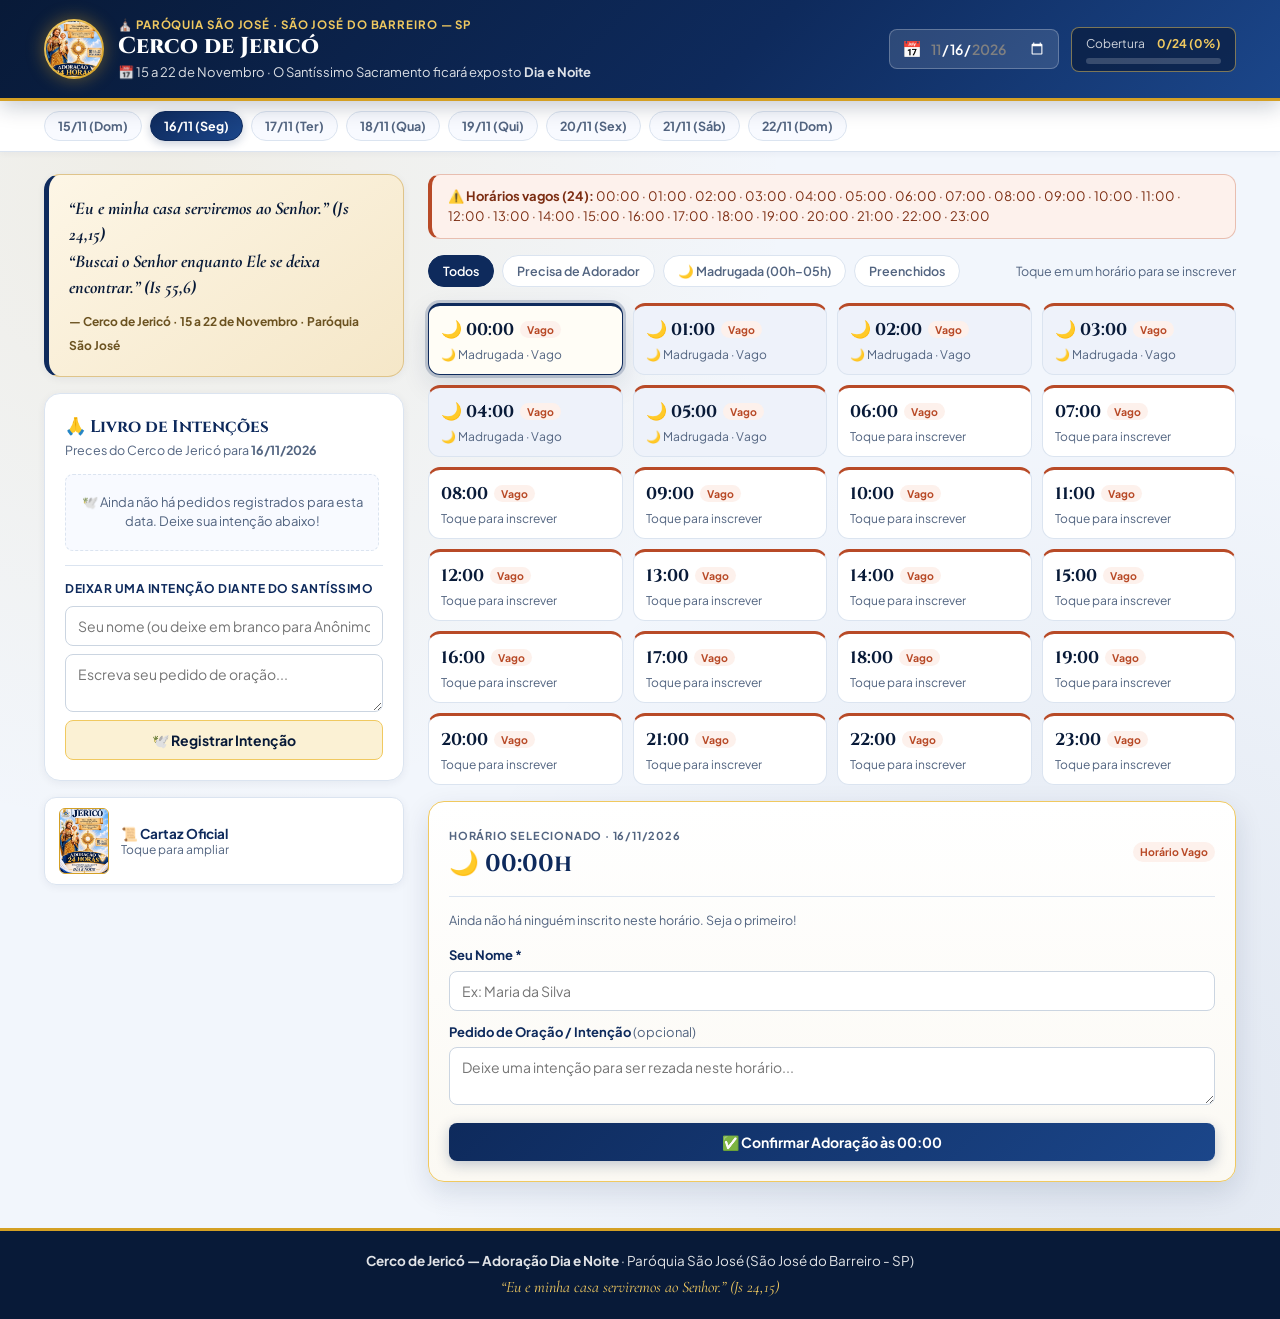
<file: index.html>
<!DOCTYPE html>
<html lang="pt-BR">

<head>
  <meta charset="UTF-8">
  <meta name="viewport" content="width=device-width, initial-scale=1.0, maximum-scale=1.0, user-scalable=no">
  <title>Cerco de Jericó · Paróquia São José (São José do Barreiro)</title>
  <meta name="description"
    content="Cerco de Jericó — Adoração ao Santíssimo Sacramento (15 a 22 de Novembro) — Paróquia São José, São José do Barreiro - SP">
  <meta name="theme-color" content="#0b224a">
  <meta name="apple-mobile-web-app-capable" content="yes">
  <meta name="apple-mobile-web-app-status-bar-style" content="black-translucent">
  <meta name="apple-mobile-web-app-title" content="Cerco de Jericó SJB">
  <link rel="apple-touch-icon" href="assets/cerco-jerico-sjb.jpg">
  <link rel="preconnect" href="https://fonts.googleapis.com">
  <link rel="preconnect" href="https://fonts.gstatic.com" crossorigin>
  <link
    href="https://fonts.googleapis.com/css2?family=Cinzel:wght@500;600;700;800&family=Cormorant+Garamond:ital,wght@0,500;0,600;0,700;1,400;1,600&family=Plus+Jakarta+Sans:wght@400;500;600;700&display=swap"
    rel="stylesheet">
  <link rel="stylesheet" href="css/sjb.css">
  <link rel="icon" href="assets/custodia2.jpg" type="image/jpeg">
</head>

<body>

  <!-- Cerco de Jericó Top Bar -->
  <header class="sjb-topbar">
    <div class="sjb-topbar-inner">
      <div class="sjb-brand">
        <div class="sjb-avatar-wrap" id="openPosterBtn" title="Clique para ver o cartaz oficial">
          <img src="assets/cerco-jerico-sjb.jpg" alt="Cartaz Cerco de Jericó - Paróquia São José" class="sjb-avatar">
        </div>
        <div class="sjb-brand-text">
          <div class="sjb-eyebrow">⛪ Paróquia São José · São José do Barreiro — SP</div>
          <h1 class="sjb-title">Cerco de Jericó</h1>
          <p class="sjb-location">📅 15 a 22 de Novembro · O Santíssimo Sacramento ficará exposto <strong>Dia e Noite</strong></p>
        </div>
      </div>

      <div class="sjb-topbar-controls">
        <div id="adminHeaderBadge" style="display: none;" class="sjb-admin-pill">🔑 Modo Administrador</div>

        <div class="sjb-date-pill">
          <label for="adoracaoDate">📅</label>
          <input type="date" id="adoracaoDate" min="2026-11-15" max="2026-11-22" aria-label="Data da Adoração">
        </div>

        <div class="sjb-coverage-pill" title="Cobertura dos horários">
          <div class="sjb-coverage-top">
            <span class="sjb-coverage-label">Cobertura</span>
            <strong id="statsCount">0/24</strong>
          </div>
          <div class="sjb-progress-track">
            <div class="sjb-progress-fill" id="progressFill"></div>
          </div>
        </div>
      </div>
    </div>

    <!-- Admin Toolbar (visible only with ?admin=true) -->
    <div class="sjb-admin-bar" id="adminActionButtons" style="display: none;">
      <button id="shareWpBtn" class="sjb-btn sjb-btn-whatsapp">📱 Enviar Escala no WhatsApp</button>
      <button id="printBtn" class="sjb-btn sjb-btn-outline-light">🖨️ Imprimir Escala</button>
      <button id="editQuoteBtn" class="sjb-btn sjb-btn-outline-light">✏️ Editar Frase</button>
      <button id="resetBtn" class="sjb-btn sjb-btn-danger-outline">🔄 Restaurar Horários</button>
    </div>
  </header>

  <!-- Quick 8-Day Selector (15 a 22 de Novembro) -->
  <section class="sjb-days-strip" aria-label="Dias do Cerco de Jericó">
    <div class="sjb-days-inner" id="cercoDaysBar">
      <!-- Populated via JS -->
    </div>
  </section>

  <!-- Mobile Tab Switcher -->
  <nav class="sjb-mobile-tabs" aria-label="Navegação">
    <button type="button" class="sjb-tab-btn active" data-tab="schedule">🕒 Horários</button>
    <button type="button" class="sjb-tab-btn" data-tab="intentions">🙏 Livro de Intenções <span class="sjb-tab-count" id="intentionsCountBadge">0</span></button>
  </nav>

  <!-- Main 2-Column Split Workspace -->
  <main class="sjb-workspace">

    <!-- LEFT COLUMN: Parchment Verses + Poster + Live Prayer Book -->
    <aside class="sjb-sidebar sjb-panel" id="panelIntentions">

      <!-- Parchment Verses Card -->
      <section class="sjb-card sjb-quote-card">
        <div class="sjb-scroll-verses">
          <p class="sjb-quote-text" id="quoteText">“Eu e minha casa serviremos ao Senhor.” (Js 24,15)<br>“Buscai o Senhor enquanto Ele se deixa encontrar.” (Is 55,6)</p>
          <span class="sjb-quote-author" id="quoteAuthor">— Cerco de Jericó · 15 a 22 de Novembro · Paróquia São José</span>
        </div>
      </section>

      <!-- Always-Visible Prayer Book / Intentions -->
      <section class="sjb-card sjb-prayer-book">
        <div class="sjb-card-header">
          <div>
            <h2>🙏 Livro de Intenções</h2>
            <p class="sjb-muted">Preces do Cerco de Jericó para <strong id="intentionsDateLabel">hoje</strong></p>
          </div>
        </div>

        <div id="intentionsList" class="sjb-intentions-list">
          <!-- Populated dynamically via JS -->
        </div>

        <form id="addGeneralIntentionForm" class="sjb-intention-form">
          <div class="sjb-form-title">Deixar uma intenção diante do Santíssimo</div>
          <input type="text" id="generalIntentionName" placeholder="Seu nome (ou deixe em branco para Anônimo)">
          <textarea id="generalIntentionText" rows="2" placeholder="Escreva seu pedido de oração..." required></textarea>
          <button type="submit" class="sjb-btn sjb-btn-secondary sjb-btn-block">🕊️ Registrar Intenção</button>
        </form>
      </section>

      <!-- Mini Poster Preview -->
      <button type="button" class="sjb-poster-card" id="posterPreviewBtn" title="Ampliar cartaz oficial">
        <img src="assets/cerco-jerico-sjb.jpg" alt="Cartaz Cerco de Jericó">
        <div class="sjb-poster-caption">
          <strong>📜 Cartaz Oficial</strong>
          <span>Toque para ampliar</span>
        </div>
      </button>

    </aside>

    <!-- RIGHT COLUMN: Visual 24h Slot Matrix + Inline Booking Drawer -->
    <section class="sjb-main sjb-panel active" id="panelSchedule">

      <!-- Alert Banner when hours are missing -->
      <div id="alertBanner" class="sjb-alert-banner" style="display: none;"></div>

      <!-- Out of Cerco Period Notice -->
      <section id="outOfPeriodNotice" class="sjb-card sjb-out-of-period" style="display: none;">
        <span class="sjb-detail-icon">📅</span>
        <h3>Fora do período do Cerco de Jericó</h3>
        <p>A adoração do Cerco de Jericó acontece somente entre os dias <strong>15/11/2026 e 22/11/2026</strong>. A data selecionada (<strong id="outOfPeriodDateLabel"></strong>) está fora desse período.</p>
        <button type="button" class="sjb-btn sjb-btn-primary" id="returnToCercoBtn">🕊️ Voltar para o Cerco de Jericó</button>
      </section>

      <!-- Filter Bar -->
      <div class="sjb-filter-bar" id="filterBar">
        <div class="sjb-filter-group" role="tablist" aria-label="Filtrar horários">
          <button type="button" class="sjb-filter-pill active" data-filter="all">Todos</button>
          <button type="button" class="sjb-filter-pill" data-filter="empty">Precisa de Adorador</button>
          <button type="button" class="sjb-filter-pill" data-filter="dawn">🌙 Madrugada (00h–05h)</button>
          <button type="button" class="sjb-filter-pill" data-filter="filled">Preenchidos</button>
        </div>
        <span class="sjb-helper-hint">Toque em um horário para se inscrever</span>
      </div>

      <!-- Visual Grid of 24 Time Slots -->
      <div class="sjb-slot-grid" id="slotsList">
        <!-- Populated dynamically via JS -->
      </div>

      <!-- Inline Selected Slot Detail & Booking Panel -->
      <section class="sjb-card sjb-detail-drawer" id="slotDetailPanel">
        <div class="sjb-detail-empty" id="detailEmptyState">
          <span class="sjb-detail-icon">🕯️</span>
          <h3>Escolha um horário acima</h3>
          <p>Clique em qualquer horário da grade para ver quem já está adorando ou confirmar a sua hora diante do Santíssimo.</p>
        </div>

        <div class="sjb-detail-active" id="detailActiveState" style="display: none;">
          <div class="sjb-detail-header">
            <div>
              <span class="sjb-detail-eyebrow">Horário Selecionado · <span id="detailDateLabel"></span></span>
              <h3 class="sjb-detail-time" id="detailSlotTime">00:00</h3>
            </div>
            <span class="sjb-status-badge" id="detailSlotBadge">Vago</span>
          </div>

          <div class="sjb-detail-adorers" id="detailAdorersList">
            <!-- Populated dynamically -->
          </div>

          <!-- Success Notice -->
          <div id="bookingSuccessNotice" class="sjb-success-toast" style="display: none;">
            ✨ <strong>Inscrição confirmada!</strong> Deus abençoe sua hora de adoração no Cerco de Jericó.
          </div>

          <!-- Inline Booking Form -->
          <form id="bookingForm" class="sjb-booking-form">
            <div class="sjb-form-row">
              <div class="sjb-field">
                <label for="adorerName">Seu Nome *</label>
                <input type="text" id="adorerName" placeholder="Ex: Maria da Silva" required autocomplete="name">
              </div>
            </div>
            <div class="sjb-field">
              <label for="adorerIntention">Pedido de Oração / Intenção <span class="sjb-optional">(opcional)</span></label>
              <textarea id="adorerIntention" rows="2" placeholder="Deixe uma intenção para ser rezada neste horário..."></textarea>
            </div>
            <button type="submit" class="sjb-btn sjb-btn-primary sjb-btn-block" id="bookingSubmitBtn">
              ✅ Confirmar Adoração neste Horário
            </button>
          </form>
        </div>
      </section>

    </section>

  </main>

  <footer class="sjb-footer">
    <p><strong>Cerco de Jericó — Adoração Dia e Noite</strong> · Paróquia São José (São José do Barreiro - SP)</p>
    <p class="sjb-footer-sub">“Eu e minha casa serviremos ao Senhor.” (Js 24,15)</p>
  </footer>

  <!-- Poster Lightbox Modal -->
  <div class="modal-overlay" id="posterModal">
    <div class="modal-card modal-poster">
      <div class="modal-header">
        <h3>Cerco de Jericó — 15 a 22 de Novembro</h3>
        <button class="close-btn" id="closePosterModalBtn">&times;</button>
      </div>
      <div class="modal-body" style="padding: 12px; text-align: center; background: #0b224a;">
        <img src="assets/cerco-jerico-sjb.jpg" alt="Cartaz Cerco de Jericó" style="max-width: 100%; max-height: 75vh; border-radius: 8px;">
      </div>
    </div>
  </div>

  <!-- Modal Quote Edit Dialog (Admin Only) -->
  <div class="modal-overlay" id="quoteModal">
    <div class="modal-card">
      <div class="modal-header">
        <h3>Editar Frase de Oração</h3>
        <button class="close-btn" id="closeQuoteModalBtn">&times;</button>
      </div>
      <form id="quoteForm">
        <div class="modal-body">
          <div class="form-group">
            <label for="editQuoteText">Frase de Inspiração *</label>
            <textarea id="editQuoteText" rows="3" required placeholder="Digite a frase inspiradora..."></textarea>
          </div>
          <div class="form-group">
            <label for="editQuoteAuthor">Autor / Referência *</label>
            <input type="text" id="editQuoteAuthor" required placeholder="Ex: Js 24,15">
          </div>
        </div>
        <div class="modal-footer">
          <button type="button" class="sjb-btn sjb-btn-outline" id="cancelQuoteModalBtn">Cancelar</button>
          <button type="submit" class="sjb-btn sjb-btn-primary">Salvar Frase</button>
        </div>
      </form>
    </div>
  </div>

  <!-- Modal Edit Adorer Dialog (Admin Only) -->
  <div class="modal-overlay" id="editAdorerModal">
    <div class="modal-card">
      <div class="modal-header">
        <h3>Editar Adorador (<span id="editAdorerSlotLabel"></span>)</h3>
        <button class="close-btn" id="closeEditAdorerModalBtn">&times;</button>
      </div>
      <form id="editAdorerForm">
        <div class="modal-body">
          <input type="hidden" id="editAdorerTime">
          <input type="hidden" id="editAdorerIndex">
          <div class="form-group">
            <label for="editAdorerName">Nome do Adorador *</label>
            <input type="text" id="editAdorerName" required placeholder="Nome completo">
          </div>
          <div class="form-group">
            <label for="editAdorerIntention">Pedido de Oração / Intenção (opcional)</label>
            <textarea id="editAdorerIntention" rows="2" placeholder="Intenção de oração..."></textarea>
          </div>
        </div>
        <div class="modal-footer">
          <button type="button" class="sjb-btn sjb-btn-outline" id="cancelEditAdorerModalBtn">Cancelar</button>
          <button type="submit" class="sjb-btn sjb-btn-primary">Salvar Alterações</button>
        </div>
      </form>
    </div>
  </div>

  <!-- Printable Sheet View -->
  <div class="printable-sheet" id="printableSheet">
    <div style="text-align: center; border-bottom: 2px solid #0b224a; padding-bottom: 12px; margin-bottom: 15px;">
      <img src="assets/custodia.jpg" alt="Logo" class="sheet-header-img">
      <h2 style="font-family: 'Cinzel', serif; font-size: 22px; color: #0b224a; margin-top: 6px; text-transform: uppercase;">
        Cerco de Jericó — Adoração ao Santíssimo</h2>
      <p style="font-family: 'Cormorant Garamond', serif; font-style: italic; font-size: 16px; color: #13356e;">
        Paróquia São José — São José do Barreiro (SP) · 15 a 22 de Novembro</p>
      <p style="font-weight: bold; margin-top: 6px; font-size: 14px;">Data: <span id="printDateLabel"></span></p>
    </div>

    <table class="sheet-table">
      <thead>
        <tr>
          <th style="width: 25%;">Horário</th>
          <th style="width: 75%;">Adoradores Inscritos</th>
        </tr>
      </thead>
      <tbody id="printTableBody"></tbody>
    </table>
  </div>

  <script src="js/sjb.js"></script>
</body>

</html>
</file>
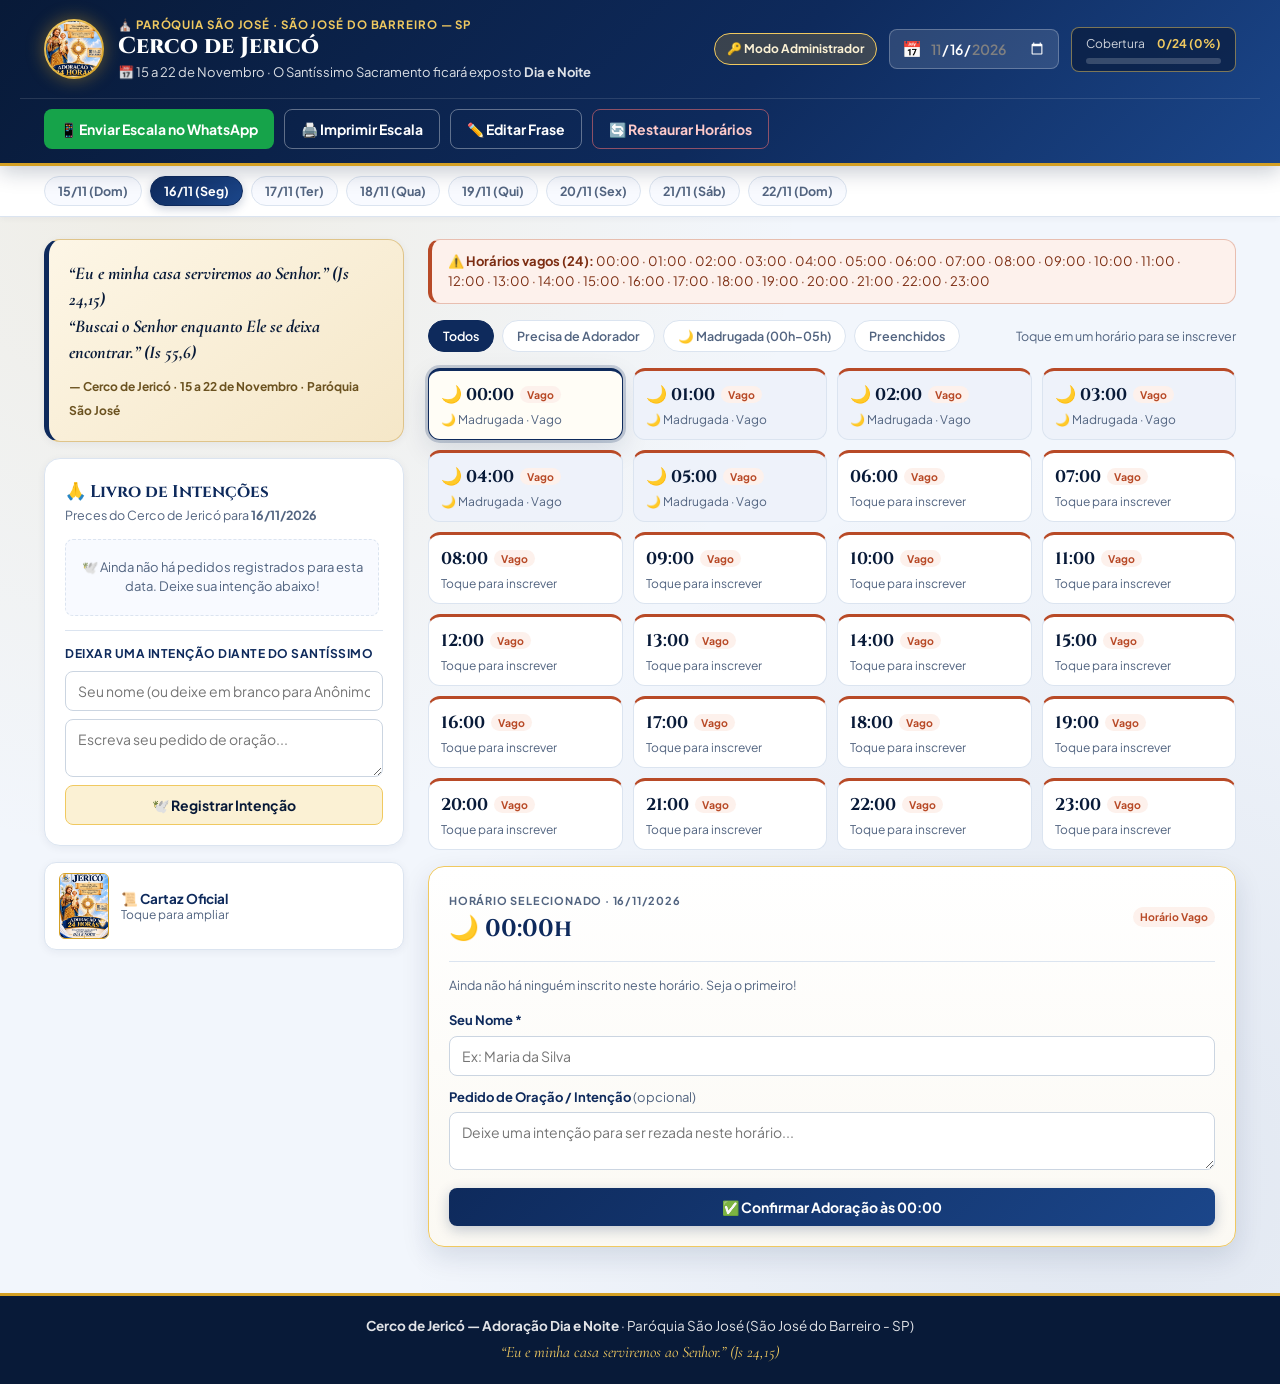
<file: admin.html>
<!DOCTYPE html>
<html lang="pt-BR">
<head>
  <meta charset="UTF-8">
  <title>Painel do Administrador - Cerco de Jericó (SJB)</title>
  <script>
    window.location.href = 'index.html?admin=true';
  </script>
</head>
<body>
  <p style="font-family: sans-serif; text-align: center; margin-top: 50px; color: #0b224a;">
    Redirecionando para o Painel do Administrador...
  </p>
</body>
</html>
</file>
<file: css/sjb.css>
/* ==========================================================================
   Cerco de Jericó — Adoração 24 Horas (Paróquia São José · SJB)
   Paleta inspirada no cartaz oficial: Azul-Marinho Real, Dourado Radiante
   e Pergaminho (15 a 22 de Novembro · Dia e Noite)
   ========================================================================== */

:root {
  --bocaina-deep: #081a38;
  --bocaina-forest: #0e2a5c;
  --bocaina-moss: #1b468a;
  --gold-aged: #d4a024;
  --gold-soft: #f0c960;
  --gold-pale: #fbf1d4;
  --terracotta: #b84a27;
  --terracotta-bg: #fdf1ec;
  --parchment: #f2f6fc;
  --surface: #ffffff;
  --surface-alt: #f8faff;
  --border-subtle: #dbe4f0;
  --text-dark: #10203a;
  --text-muted: #526480;
  --success: #0d7a52;
  --success-bg: #eaf7f1;
  --dawn-bg: #eef2fa;
  --radius-lg: 16px;
  --radius-md: 12px;
  --radius-sm: 8px;
  --shadow-sm: 0 2px 8px rgba(11, 34, 74, 0.06);
  --shadow-md: 0 10px 28px rgba(11, 34, 74, 0.12);
}

*, *::before, *::after {
  box-sizing: border-box;
  margin: 0;
  padding: 0;
}

body {
  font-family: 'Plus Jakarta Sans', -apple-system, BlinkMacSystemFont, sans-serif;
  background-color: var(--parchment);
  background-image:
    radial-gradient(circle at 12% 15%, rgba(212, 160, 36, 0.1) 0%, transparent 40%),
    radial-gradient(circle at 88% 85%, rgba(19, 53, 110, 0.08) 0%, transparent 45%);
  color: var(--text-dark);
  min-height: 100vh;
  display: flex;
  flex-direction: column;
  line-height: 1.5;
}

/* ==========================================================================
   Cerco de Jericó Top Bar
   ========================================================================== */

.sjb-topbar {
  background: linear-gradient(135deg, var(--bocaina-deep) 0%, var(--bocaina-forest) 58%, var(--bocaina-moss) 100%);
  color: #fff;
  border-bottom: 3px solid var(--gold-aged);
  box-shadow: 0 6px 20px rgba(8, 26, 56, 0.22);
  position: relative;
}

.sjb-topbar-inner {
  max-width: 1240px;
  margin: 0 auto;
  padding: 16px 24px;
  display: flex;
  align-items: center;
  justify-content: space-between;
  gap: 20px;
  flex-wrap: wrap;
}

.sjb-brand {
  display: flex;
  align-items: center;
  gap: 14px;
}

.sjb-avatar-wrap {
  width: 60px;
  height: 60px;
  border-radius: 50%;
  padding: 2px;
  background: linear-gradient(135deg, var(--gold-soft), var(--gold-aged));
  flex-shrink: 0;
  box-shadow: 0 0 18px rgba(212, 160, 36, 0.45);
  cursor: pointer;
}

.sjb-avatar {
  width: 100%;
  height: 100%;
  border-radius: 50%;
  object-fit: cover;
  object-position: center 45%;
  display: block;
}

.sjb-eyebrow {
  font-size: 11.5px;
  text-transform: uppercase;
  letter-spacing: 0.9px;
  color: var(--gold-soft);
  font-weight: 700;
}

.sjb-title {
  font-family: 'Cinzel', serif;
  font-size: 23px;
  font-weight: 800;
  color: #ffffff;
  line-height: 1.2;
  display: flex;
  align-items: center;
  gap: 10px;
  flex-wrap: wrap;
}

.sjb-title-badge {
  font-family: 'Plus Jakarta Sans', sans-serif;
  font-size: 11px;
  font-weight: 800;
  letter-spacing: 0.8px;
  background: linear-gradient(135deg, var(--gold-soft), var(--gold-aged));
  color: var(--bocaina-deep);
  padding: 3px 10px;
  border-radius: 999px;
}

.sjb-location {
  font-size: 13px;
  color: rgba(255, 255, 255, 0.86);
  margin-top: 2px;
}

.sjb-topbar-controls {
  display: flex;
  align-items: center;
  gap: 12px;
  flex-wrap: wrap;
}

.sjb-admin-pill {
  background: rgba(212, 160, 36, 0.22);
  border: 1px solid var(--gold-soft);
  color: var(--gold-pale);
  font-size: 12px;
  font-weight: 700;
  padding: 6px 12px;
  border-radius: 999px;
}

.sjb-date-pill {
  display: flex;
  align-items: center;
  gap: 8px;
  background: rgba(255, 255, 255, 0.12);
  border: 1px solid rgba(255, 255, 255, 0.25);
  padding: 7px 12px;
  border-radius: var(--radius-sm);
}

.sjb-date-pill input[type="date"] {
  background: transparent;
  border: none;
  color: #fff;
  font-family: inherit;
  font-size: 14px;
  font-weight: 600;
  outline: none;
  cursor: pointer;
}

.sjb-date-pill input[type="date"]::-webkit-calendar-picker-indicator {
  filter: invert(1);
  cursor: pointer;
}

.sjb-coverage-pill {
  background: rgba(8, 26, 56, 0.65);
  border: 1px solid rgba(240, 201, 96, 0.5);
  padding: 7px 14px;
  border-radius: var(--radius-sm);
  min-width: 165px;
}

.sjb-coverage-top {
  display: flex;
  justify-content: space-between;
  align-items: center;
  font-size: 12px;
  margin-bottom: 5px;
  gap: 10px;
}

.sjb-coverage-label {
  color: rgba(255, 255, 255, 0.8);
}

.sjb-coverage-top strong {
  color: var(--gold-soft);
}

.sjb-progress-track {
  width: 100%;
  height: 6px;
  background: rgba(255, 255, 255, 0.18);
  border-radius: 999px;
  overflow: hidden;
}

.sjb-progress-fill {
  height: 100%;
  width: 0%;
  background: linear-gradient(90deg, var(--gold-aged), var(--gold-soft));
  border-radius: 999px;
  transition: width 0.35s ease;
}

.sjb-admin-bar {
  max-width: 1240px;
  margin: 0 auto;
  padding: 10px 24px 14px;
  display: flex;
  gap: 10px;
  flex-wrap: wrap;
  border-top: 1px solid rgba(255, 255, 255, 0.12);
}

/* ==========================================================================
   Quick 8-Day Selector Strip (15 a 22 de Novembro)
   ========================================================================== */

.sjb-days-strip {
  background: var(--surface);
  border-bottom: 1px solid var(--border-subtle);
  box-shadow: 0 2px 6px rgba(11, 34, 74, 0.04);
}

.sjb-days-inner {
  max-width: 1240px;
  margin: 0 auto;
  padding: 10px 24px;
  display: flex;
  gap: 8px;
  overflow-x: auto;
  scrollbar-width: thin;
}

.sjb-day-chip {
  padding: 6px 13px;
  border-radius: 999px;
  border: 1px solid var(--border-subtle);
  background: var(--surface-alt);
  color: var(--text-muted);
  font-family: inherit;
  font-size: 12.5px;
  font-weight: 700;
  white-space: nowrap;
  cursor: pointer;
  transition: all 0.2s ease;
}

.sjb-day-chip:hover {
  border-color: var(--bocaina-moss);
  color: var(--bocaina-forest);
}

.sjb-day-chip.active {
  background: linear-gradient(135deg, var(--bocaina-forest), var(--bocaina-moss));
  border-color: var(--bocaina-forest);
  color: #fff;
  box-shadow: 0 3px 10px rgba(14, 42, 92, 0.22);
}

/* ==========================================================================
   Mobile Tabs (Hidden on Desktop)
   ========================================================================== */

.sjb-mobile-tabs {
  display: none;
  background: var(--surface);
  border-bottom: 1px solid var(--border-subtle);
  padding: 8px 16px;
  gap: 8px;
  position: sticky;
  top: 0;
  z-index: 30;
}

.sjb-tab-btn {
  flex: 1;
  padding: 10px 12px;
  border: 1px solid var(--border-subtle);
  background: var(--surface-alt);
  color: var(--text-muted);
  border-radius: var(--radius-sm);
  font-family: inherit;
  font-size: 14px;
  font-weight: 600;
  cursor: pointer;
  display: flex;
  align-items: center;
  justify-content: center;
  gap: 6px;
}

.sjb-tab-btn.active {
  background: var(--bocaina-forest);
  color: #fff;
  border-color: var(--bocaina-forest);
}

.sjb-tab-count {
  background: var(--gold-soft);
  color: var(--bocaina-deep);
  font-size: 11px;
  font-weight: 800;
  padding: 1px 7px;
  border-radius: 999px;
}

/* ==========================================================================
   Main Split Workspace (2 Columns)
   ========================================================================== */

.sjb-workspace {
  max-width: 1240px;
  width: 100%;
  margin: 22px auto;
  padding: 0 24px;
  display: grid;
  grid-template-columns: 360px 1fr;
  gap: 24px;
  align-items: start;
  flex: 1;
}

.sjb-sidebar {
  display: flex;
  flex-direction: column;
  gap: 16px;
  position: sticky;
  top: 18px;
}

.sjb-main {
  display: flex;
  flex-direction: column;
  gap: 16px;
  min-width: 0;
}

.sjb-card {
  background: var(--surface);
  border: 1px solid var(--border-subtle);
  border-radius: var(--radius-lg);
  padding: 20px;
  box-shadow: var(--shadow-sm);
}

/* Parchment Verses Card */
.sjb-quote-card {
  background: linear-gradient(145deg, #fdf6e6 0%, #f5e7c8 100%);
  border: 1px solid #dfc48a;
  border-left: 5px solid var(--bocaina-forest);
  position: relative;
}

.sjb-quote-text {
  font-family: 'Cormorant Garamond', serif;
  font-size: 18px;
  font-style: italic;
  font-weight: 700;
  color: var(--bocaina-deep);
  margin-bottom: 8px;
  line-height: 1.45;
}

.sjb-quote-author {
  font-size: 12px;
  font-weight: 700;
  color: #6b5220;
}

/* Mini Poster Preview Card */
.sjb-poster-card {
  display: flex;
  align-items: center;
  gap: 12px;
  background: var(--surface);
  border: 1px solid var(--border-subtle);
  border-radius: var(--radius-md);
  padding: 10px 14px;
  cursor: pointer;
  text-align: left;
  font-family: inherit;
  transition: all 0.2s ease;
  box-shadow: var(--shadow-sm);
}

.sjb-poster-card:hover {
  border-color: var(--gold-aged);
  transform: translateY(-1px);
  box-shadow: var(--shadow-md);
}

.sjb-poster-card img {
  width: 50px;
  height: 66px;
  object-fit: cover;
  border-radius: 6px;
  border: 1px solid var(--gold-aged);
}

.sjb-poster-caption {
  display: flex;
  flex-direction: column;
}

.sjb-poster-caption strong {
  font-size: 13.5px;
  color: var(--bocaina-forest);
}

.sjb-poster-caption span {
  font-size: 12px;
  color: var(--text-muted);
}

/* Prayer Book / Intentions Sidebar */
.sjb-card-header h2 {
  font-family: 'Cinzel', serif;
  font-size: 17px;
  color: var(--bocaina-forest);
  margin-bottom: 2px;
}

.sjb-muted {
  font-size: 12.5px;
  color: var(--text-muted);
}

.sjb-intentions-list {
  margin: 14px 0;
  max-height: 260px;
  overflow-y: auto;
  display: flex;
  flex-direction: column;
  gap: 10px;
  padding-right: 4px;
}

.sjb-intention-item {
  background: var(--surface-alt);
  border: 1px solid var(--border-subtle);
  border-radius: var(--radius-sm);
  padding: 10px 12px;
}

.sjb-intention-meta {
  display: flex;
  justify-content: space-between;
  align-items: center;
  font-size: 12px;
  font-weight: 700;
  color: var(--bocaina-forest);
  margin-bottom: 4px;
}

.sjb-intention-time {
  background: var(--gold-pale);
  color: var(--bocaina-deep);
  padding: 1px 7px;
  border-radius: 999px;
  font-size: 11px;
}

.sjb-intention-body {
  font-size: 13px;
  color: var(--text-dark);
  font-style: italic;
}

.sjb-intentions-empty {
  text-align: center;
  padding: 18px 10px;
  font-size: 13px;
  color: var(--text-muted);
  background: var(--surface-alt);
  border-radius: var(--radius-sm);
  border: 1px dashed var(--border-subtle);
}

.sjb-intention-form {
  display: flex;
  flex-direction: column;
  gap: 8px;
  border-top: 1px solid var(--border-subtle);
  padding-top: 14px;
}

.sjb-form-title {
  font-size: 12px;
  font-weight: 700;
  color: var(--bocaina-forest);
  text-transform: uppercase;
  letter-spacing: 0.5px;
}

.sjb-intention-form input,
.sjb-intention-form textarea,
.sjb-booking-form input,
.sjb-booking-form textarea,
.modal-body input,
.modal-body textarea {
  width: 100%;
  padding: 10px 12px;
  border: 1px solid #cbd5e1;
  border-radius: var(--radius-sm);
  font-family: inherit;
  font-size: 14px;
  background: #fff;
  color: var(--text-dark);
  transition: border-color 0.2s, box-shadow 0.2s;
}

.sjb-intention-form input:focus,
.sjb-intention-form textarea:focus,
.sjb-booking-form input:focus,
.sjb-booking-form textarea:focus {
  outline: none;
  border-color: var(--bocaina-moss);
  box-shadow: 0 0 0 3px rgba(27, 70, 138, 0.14);
}

/* ==========================================================================
   Right Column: Alert, Filters, Interactive 24h Slot Grid
   ========================================================================== */

.sjb-alert-banner {
  background: var(--terracotta-bg);
  border: 1px solid rgba(184, 74, 39, 0.3);
  border-left: 4px solid var(--terracotta);
  color: #7c2d12;
  padding: 12px 16px;
  border-radius: var(--radius-md);
  font-size: 13px;
}

.sjb-filter-bar {
  display: flex;
  align-items: center;
  justify-content: space-between;
  gap: 12px;
  flex-wrap: wrap;
}

.sjb-filter-group {
  display: flex;
  gap: 8px;
  flex-wrap: wrap;
}

.sjb-filter-pill {
  padding: 7px 14px;
  border-radius: 999px;
  border: 1px solid var(--border-subtle);
  background: var(--surface);
  color: var(--text-muted);
  font-family: inherit;
  font-size: 12.5px;
  font-weight: 600;
  cursor: pointer;
  transition: all 0.2s ease;
}

.sjb-filter-pill:hover {
  border-color: var(--bocaina-moss);
  color: var(--bocaina-forest);
}

.sjb-filter-pill.active {
  background: var(--bocaina-forest);
  border-color: var(--bocaina-forest);
  color: #fff;
}

.sjb-helper-hint {
  font-size: 12.5px;
  color: var(--text-muted);
}

/* Visual 24h Slot Grid */
.sjb-slot-grid {
  display: grid;
  grid-template-columns: repeat(4, minmax(0, 1fr));
  gap: 10px;
}

.sjb-slot-tile {
  background: var(--surface);
  border: 1.5px solid var(--border-subtle);
  border-radius: var(--radius-md);
  padding: 12px;
  text-align: left;
  cursor: pointer;
  display: flex;
  flex-direction: column;
  justify-content: space-between;
  gap: 6px;
  transition: all 0.2s ease;
  font-family: inherit;
  position: relative;
}

.sjb-slot-tile.is-dawn {
  background: var(--dawn-bg);
}

.sjb-slot-tile:hover {
  transform: translateY(-2px);
  box-shadow: var(--shadow-md);
  border-color: var(--gold-aged);
}

.sjb-slot-tile.is-empty {
  border-top: 3px solid var(--terracotta);
}

.sjb-slot-tile.is-filled {
  border-top: 3px solid var(--success);
}

.sjb-slot-tile.is-selected {
  border-color: var(--bocaina-forest);
  box-shadow: 0 0 0 3px rgba(14, 42, 92, 0.2), var(--shadow-md);
  background: #fffdf6;
}

.sjb-tile-top {
  display: flex;
  justify-content: space-between;
  align-items: center;
  gap: 6px;
}

.sjb-tile-time {
  font-family: 'Cinzel', serif;
  font-size: 17px;
  font-weight: 700;
  color: var(--bocaina-deep);
}

.sjb-status-badge {
  font-size: 10.5px;
  font-weight: 700;
  padding: 2px 7px;
  border-radius: 999px;
  white-space: nowrap;
}

.badge-empty {
  background: var(--terracotta-bg);
  color: var(--terracotta);
}

.badge-filled {
  background: var(--success-bg);
  color: var(--success);
}

.sjb-tile-preview {
  font-size: 12px;
  color: var(--text-muted);
  white-space: nowrap;
  overflow: hidden;
  text-overflow: ellipsis;
}

.sjb-tile-preview.has-names {
  color: var(--text-dark);
  font-weight: 600;
}

/* ==========================================================================
   Inline Detail & Booking Drawer
   ========================================================================== */

.sjb-detail-drawer {
  border: 1.5px solid var(--gold-soft);
  background: linear-gradient(180deg, #ffffff 0%, #fbf9f3 100%);
  box-shadow: var(--shadow-md);
}

.sjb-detail-empty {
  text-align: center;
  padding: 18px 12px;
  color: var(--text-muted);
}

.sjb-detail-icon {
  font-size: 28px;
  display: block;
  margin-bottom: 6px;
}

.sjb-detail-empty h3 {
  font-family: 'Cinzel', serif;
  font-size: 17px;
  color: var(--bocaina-forest);
  margin-bottom: 4px;
}

.sjb-detail-empty p {
  font-size: 13.5px;
  max-width: 460px;
  margin: 0 auto;
}

.sjb-detail-header {
  display: flex;
  justify-content: space-between;
  align-items: center;
  padding-bottom: 14px;
  border-bottom: 1px solid var(--border-subtle);
  margin-bottom: 14px;
}

.sjb-detail-eyebrow {
  font-size: 11px;
  text-transform: uppercase;
  letter-spacing: 0.8px;
  color: var(--text-muted);
  font-weight: 700;
}

.sjb-detail-time {
  font-family: 'Cinzel', serif;
  font-size: 24px;
  color: var(--bocaina-forest);
}

.sjb-detail-adorers {
  display: flex;
  flex-wrap: wrap;
  gap: 8px;
  margin-bottom: 16px;
}

.sjb-adorer-chip {
  display: inline-flex;
  align-items: center;
  gap: 6px;
  background: var(--surface-alt);
  border: 1px solid var(--border-subtle);
  padding: 6px 12px;
  border-radius: 999px;
  font-size: 13.5px;
  font-weight: 600;
  color: var(--bocaina-deep);
}

.sjb-edit-btn {
  background: rgba(11, 34, 74, 0.08);
  color: var(--bocaina-deep);
  border: none;
  width: 22px;
  height: 22px;
  border-radius: 50%;
  cursor: pointer;
  display: inline-flex;
  align-items: center;
  justify-content: center;
  font-size: 11px;
  line-height: 1;
}

.sjb-edit-btn:hover {
  background: var(--bocaina-blue);
  color: #fff;
}

.sjb-remove-btn {
  background: #fee2e2;
  color: #b91c1c;
  border: none;
  width: 20px;
  height: 20px;
  border-radius: 50%;
  font-size: 14px;
  line-height: 1;
  cursor: pointer;
  display: inline-flex;
  align-items: center;
  justify-content: center;
}

.sjb-success-toast {
  background: var(--success-bg);
  border: 1px solid rgba(13, 122, 82, 0.3);
  color: var(--success);
  padding: 10px 14px;
  border-radius: var(--radius-sm);
  font-size: 13.5px;
  margin-bottom: 14px;
}

.sjb-booking-form {
  display: flex;
  flex-direction: column;
  gap: 12px;
}

.sjb-field label {
  display: block;
  font-size: 13px;
  font-weight: 700;
  color: var(--bocaina-forest);
  margin-bottom: 5px;
}

.sjb-optional {
  font-weight: 400;
  color: var(--text-muted);
}

/* ==========================================================================
   Buttons
   ========================================================================== */

.sjb-btn {
  display: inline-flex;
  align-items: center;
  justify-content: center;
  gap: 8px;
  padding: 10px 16px;
  border-radius: var(--radius-sm);
  font-family: inherit;
  font-size: 14px;
  font-weight: 700;
  cursor: pointer;
  border: none;
  transition: all 0.2s ease;
}

.sjb-btn-block {
  width: 100%;
}

.sjb-btn-primary {
  background: linear-gradient(135deg, var(--bocaina-forest) 0%, var(--bocaina-moss) 100%);
  color: #fff;
  box-shadow: 0 4px 14px rgba(14, 42, 92, 0.24);
}

.sjb-btn-primary:hover {
  background: linear-gradient(135deg, var(--bocaina-deep) 0%, var(--bocaina-forest) 100%);
}

.sjb-btn-secondary {
  background: var(--gold-pale);
  color: var(--bocaina-deep);
  border: 1px solid var(--gold-soft);
}

.sjb-btn-secondary:hover {
  background: #f5e5ba;
}

.sjb-btn-whatsapp {
  background: #16a34a;
  color: #fff;
}

.sjb-btn-outline-light {
  background: transparent;
  border: 1px solid rgba(255, 255, 255, 0.35);
  color: #fff;
}

.sjb-btn-danger-outline {
  background: transparent;
  border: 1px solid rgba(248, 113, 113, 0.55);
  color: #fecaca;
}

.sjb-btn-outline {
  background: transparent;
  border: 1px solid var(--border-subtle);
  color: var(--text-dark);
}

.sjb-out-of-period {
  text-align: center;
  padding: 40px 24px;
  display: flex;
  flex-direction: column;
  align-items: center;
  gap: 12px;
}

.sjb-out-of-period h3 {
  font-family: 'Cinzel', serif;
  font-size: 20px;
  color: var(--bocaina-deep);
  margin: 0;
}

.sjb-out-of-period p {
  max-width: 460px;
  color: var(--text-muted);
  font-size: 14.5px;
  line-height: 1.55;
  margin: 0 0 6px;
}

/* ==========================================================================
   Footer & Modals & Printable
   ========================================================================== */

.sjb-footer {
  text-align: center;
  padding: 20px 24px;
  background: var(--bocaina-deep);
  color: rgba(255, 255, 255, 0.88);
  border-top: 3px solid var(--gold-aged);
  font-size: 13.5px;
  margin-top: 24px;
}

.sjb-footer-sub {
  font-family: 'Cormorant Garamond', serif;
  font-style: italic;
  font-size: 16px;
  color: var(--gold-soft);
  margin-top: 4px;
}

.modal-overlay {
  display: none;
  position: fixed;
  inset: 0;
  background: rgba(8, 26, 56, 0.72);
  z-index: 100;
  align-items: center;
  justify-content: center;
  padding: 16px;
}

.modal-overlay.active {
  display: flex;
}

.modal-card {
  background: #fff;
  border-radius: var(--radius-lg);
  width: 100%;
  max-width: 480px;
  overflow: hidden;
  box-shadow: 0 20px 50px rgba(0, 0, 0, 0.28);
}

.modal-poster {
  max-width: 520px;
}

.modal-header {
  background: var(--bocaina-forest);
  color: #fff;
  padding: 16px 20px;
  display: flex;
  justify-content: space-between;
  align-items: center;
}

.modal-header h3 {
  font-family: 'Cinzel', serif;
  font-size: 16px;
}

.close-btn {
  background: none;
  border: none;
  color: #fff;
  font-size: 24px;
  cursor: pointer;
}

.modal-body {
  padding: 20px;
  display: flex;
  flex-direction: column;
  gap: 14px;
}

.modal-body label {
  display: block;
  font-size: 13px;
  font-weight: 700;
  margin-bottom: 5px;
}

.modal-footer {
  padding: 14px 20px;
  background: var(--surface-alt);
  display: flex;
  justify-content: flex-end;
  gap: 10px;
  border-top: 1px solid var(--border-subtle);
}

.printable-sheet {
  display: none;
}

@media print {
  .sjb-topbar, .sjb-days-strip, .sjb-mobile-tabs, .sjb-workspace, .sjb-footer, .modal-overlay {
    display: none !important;
  }
  .printable-sheet {
    display: block !important;
    padding: 20px;
  }
  .sheet-header-img {
    width: 60px;
    height: 60px;
    border-radius: 50%;
    object-fit: cover;
  }
  .sheet-table {
    width: 100%;
    border-collapse: collapse;
  }
  .sheet-table th, .sheet-table td {
    border: 1px solid #cbd5e1;
    padding: 8px 10px;
    text-align: left;
  }
}

/* ==========================================================================
   Responsive (Tablet & Mobile)
   ========================================================================== */

@media (max-width: 960px) {
  .sjb-workspace {
    grid-template-columns: 1fr;
    padding: 0 16px;
    margin: 16px auto;
  }

  .sjb-days-inner {
    padding: 10px 16px;
  }

  .sjb-mobile-tabs {
    display: flex;
  }

  .sjb-sidebar {
    position: static;
  }

  .sjb-panel {
    display: none;
  }

  .sjb-panel.active {
    display: flex;
  }

  .sjb-slot-grid {
    grid-template-columns: repeat(3, minmax(0, 1fr));
  }
}

@media (max-width: 560px) {
  .sjb-topbar-inner {
    padding: 14px 16px;
  }

  .sjb-title {
    font-size: 19px;
  }

  .sjb-topbar-controls {
    width: 100%;
    justify-content: space-between;
  }

  .sjb-slot-grid {
    grid-template-columns: repeat(2, minmax(0, 1fr));
  }

  .sjb-helper-hint {
    display: none;
  }
}
</file>
